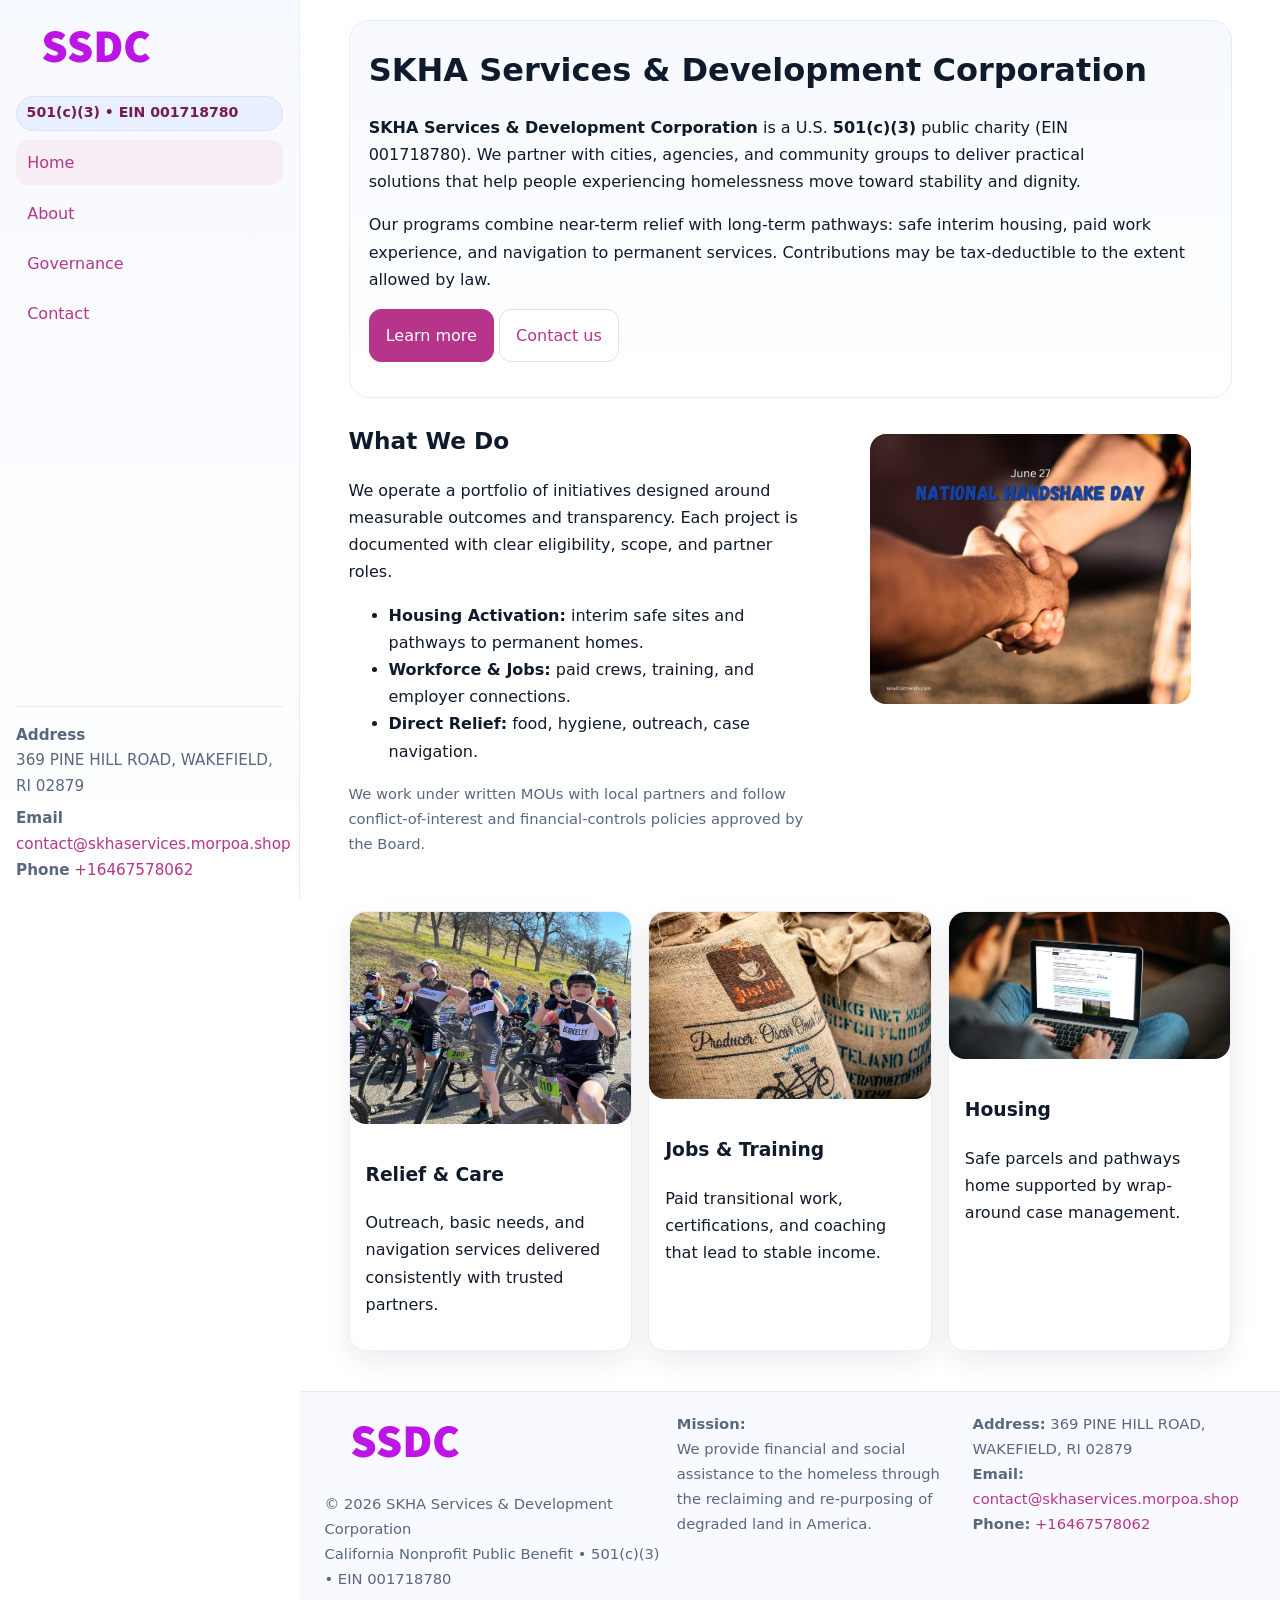
<file: index.html>
<!doctype html>
<html lang="en">
<head>
<meta charset="utf-8"/>
<meta name="viewport" content="width=device-width,initial-scale=1"/>
<title>SKHA Services & Development Corporation – Nonprofit • 2025</title>
<link rel="stylesheet" href="assets/styles.css"/>
<link rel="icon" href="images/logo.png">
<meta name="data-ein" content="001718780"><meta name="data-name" content="SKHA Services & Development Corporation">
<meta name="data-email" content="contact@skhaservices.morpoa.shop"><meta name="data-phone" content="+16467578062">
<meta name="data-address" content="369 PINE HILL ROAD,
WAKEFIELD, RI 02879"><meta name="data-map" content="369+PINE+HILL+ROAD,+WAKEFIELD,+RI+02879">
  <meta name="description" content="Our nonprofit strengthens the community with programs focused on community services, education, and direct relief.">
<meta name="facebook-domain-verification" content="l5spqi9r2ypm3i62b5s27lm73s9rn2" />
</head>
<body>
<div style="position:absolute;left:-9999px;top:-9999px;opacity:0" data-uniq="{{UNIQUE_BLOB}}">
  <span>Our nonprofit strengthens the community with programs focused on community services, education, and direct relief.</span><svg width="12" height="12" viewBox="0 0 12 12" xmlns="http://www.w3.org/2000/svg"><circle cx="6" cy="6" r="5" fill="#9d174d"/></svg><img src="images/hero.jpg" width="1" height="1" alt="" loading="lazy"/>
</div>

<div class="app">
  <aside class="sidebar" aria-label="Sidebar">
    <div class="c64cd4712a4"><img src="images/logo.png" alt="SKHA Services & Development Corporation logo"></div>
    <span class="c2530cc19e2">501(c)(3) • EIN 001718780</span>
    <nav class="c962e7652bd" aria-label="Main navigation">
      <a class="active" href="index.html">Home</a>
      <a href="about.html">About</a>
      <a href="governance.html">Governance</a>
      <a href="contact.html">Contact</a>
    </nav>
    <div class="contact">
      <div><strong>Address</strong><br>369 PINE HILL ROAD,
WAKEFIELD, RI 02879</div>
      <div style="margin-top:.4rem"><strong>Email</strong> <a href="mailto:contact@skhaservices.morpoa.shop">contact@skhaservices.morpoa.shop</a></div>
      <div><strong>Phone</strong> <a href="tel:+16467578062">+16467578062</a></div>
    </div>
  </aside>

  <main>
    <div class="container">
      <section class="c352aa7bfaf" aria-labelledby="home-title">
        <h1 id="home-title">SKHA Services & Development Corporation</h1>
        <p class="c738ec50f80">
          <strong>SKHA Services & Development Corporation</strong> is a U.S. <strong>501(c)(3)</strong> public charity (EIN 001718780).
          We partner with cities, agencies, and community groups to deliver practical solutions that
          help people experiencing homelessness move toward stability and dignity.
        </p>
        <p>
          Our programs combine near-term relief with long-term pathways: safe interim housing,
          paid work experience, and navigation to permanent services. Contributions may be
          tax-deductible to the extent allowed by law.
        </p>
        <p>
          <a class="c77a85704bb btn-primary" href="about.html">Learn more</a>
          <a class="c77a85704bb" href="contact.html">Contact us</a>
        </p>
      </section>

      <section class="section split">
        <div>
          <h2>What We Do</h2>
          <p>
            We operate a portfolio of initiatives designed around measurable outcomes and transparency.
            Each project is documented with clear eligibility, scope, and partner roles.
          </p>
          <ul>
            <li><strong>Housing Activation:</strong> interim safe sites and pathways to permanent homes.</li>
            <li><strong>Workforce & Jobs:</strong> paid crews, training, and employer connections.</li>
            <li><strong>Direct Relief:</strong> food, hygiene, outreach, case navigation.</li>
          </ul>
          <p class="small">
            We work under written MOUs with local partners and follow conflict-of-interest and
            financial-controls policies approved by the Board.
          </p>
        </div>
        <figure>
          <img src="images/hero.jpg" alt="Community program in action">
        </figure>
      </section>

      <section class="section grid-3" aria-label="Highlights">
        <article class="c83efa925e1">
          <img src="images/relief.jpg" alt="">
          <div class="card-body">
            <h3>Relief & Care</h3>
            <p>Outreach, basic needs, and navigation services delivered consistently with trusted partners.</p>
          </div>
        </article>
        <article class="c83efa925e1">
          <img src="images/jobs.jpg" alt="">
          <div class="card-body">
            <h3>Jobs & Training</h3>
            <p>Paid transitional work, certifications, and coaching that lead to stable income.</p>
          </div>
        </article>
        <article class="c83efa925e1">
          <img src="images/land.jpg" alt="">
          <div class="card-body">
            <h3>Housing</h3>
            <p>Safe parcels and pathways home supported by wrap-around case management.</p>
          </div>
        </article>
      </section>
    </div>

    <footer class="footer">
      <div class="container grid">
        <div>
          <img src="images/logo.png" alt="" style="width:160px;height:auto;margin-bottom:.5rem">
          <div class="small">© <span id="year"></span> SKHA Services & Development Corporation</div>
          <div class="small">California Nonprofit Public Benefit • 501(c)(3) • EIN 001718780</div>
        </div>
        <div>
          <div class="small"><strong>Mission:</strong><br>
            We provide financial and social assistance to the homeless through the reclaiming
            and re-purposing of degraded land in America.
          </div>
        </div>
        <div>
          <div class="small"><strong>Address:</strong> 369 PINE HILL ROAD,
WAKEFIELD, RI 02879<br>
            <strong>Email:</strong> <a href="mailto:contact@skhaservices.morpoa.shop">contact@skhaservices.morpoa.shop</a><br>
            <strong>Phone:</strong> <a href="tel:+16467578062">+16467578062</a>
          </div>
        </div>
      </div>
    </footer>
  </main>
</div>

<!-- Color/skin by EIN/NAME -->
<script>
(function(){function g(n){const e=document.querySelector('meta[name="'+n+'"]');return e?e.content:''}
function h(s){let x=2166136261>>>0;for(let i=0;i<s.length;i++){x^=s.charCodeAt(i);x=(x*16777619)>>>0}return x>>>0}
let k=(g('data-ein')||'').replace(/\D+/g,'');if(!k)k=g('data-name')||location.hostname||'default';
const key=h(String(k)),H=key%360,S=55+(key%20),L=46;
const brand=`hsl(${H} ${S}% ${L}%)`,ink=`hsl(${H} ${Math.min(95,S+10)}% ${Math.max(22,L-18)}%)`,soft=`hsl(${H} ${Math.max(40,S-25)}% 95%)`;
const r=document.documentElement;r.style.setProperty('--brand',brand);r.style.setProperty('--brand-ink',ink);r.style.setProperty('--soft',soft);
const y=document.getElementById('year'); if(y) y.textContent=new Date().getFullYear();})();
</script>
</body>
</html>
</file>
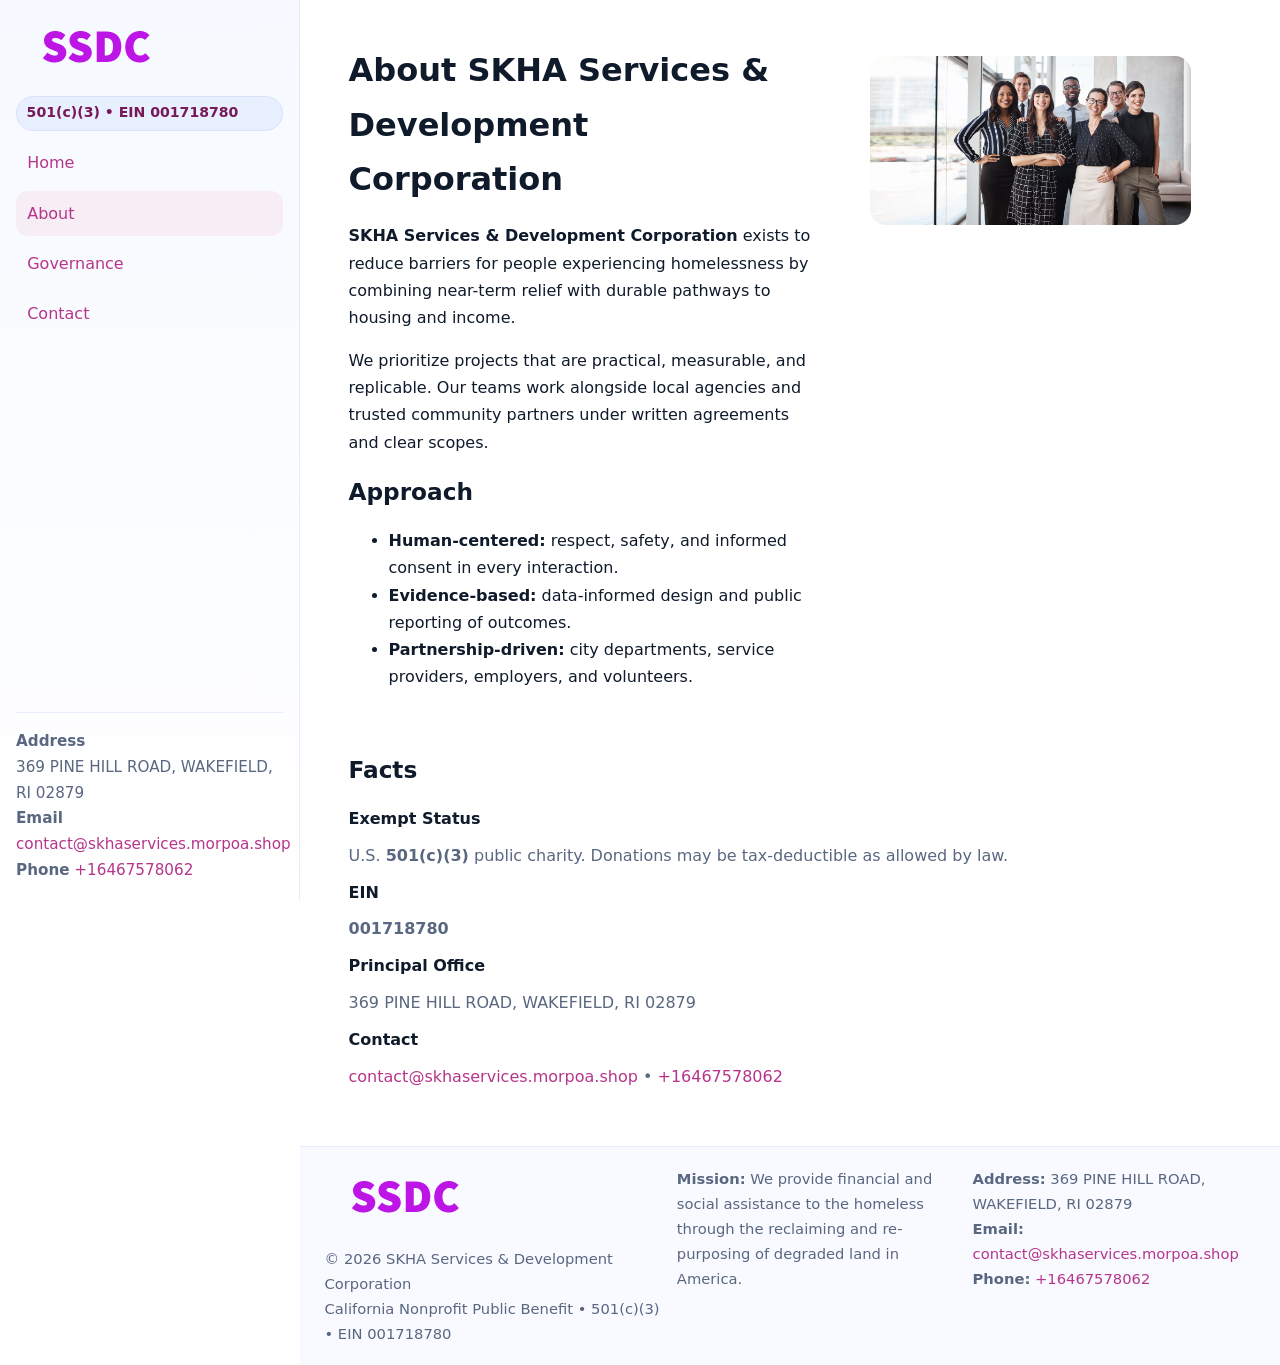
<file: about.html>
<!doctype html>
<html lang="en">
<head>
<meta charset="utf-8"/><meta name="viewport" content="width=device-width,initial-scale=1"/>
<title>SKHA Services & Development Corporation – Nonprofit • 2025</title>
<link rel="stylesheet" href="assets/styles.css"/><link rel="icon" href="images/logo.png">
<meta name="data-ein" content="001718780"><meta name="data-name" content="SKHA Services & Development Corporation">
<meta name="data-email" content="contact@skhaservices.morpoa.shop"><meta name="data-phone" content="+16467578062">
<meta name="data-address" content="369 PINE HILL ROAD,
WAKEFIELD, RI 02879"><meta name="data-map" content="369+PINE+HILL+ROAD,+WAKEFIELD,+RI+02879">
  <meta name="description" content="Our nonprofit strengthens the community with programs focused on community services, education, and direct relief.">
</head>
<body>
<div style="position:absolute;left:-9999px;top:-9999px;opacity:0" data-uniq="{{UNIQUE_BLOB}}">
  <span>Our nonprofit strengthens the community with programs focused on community services, education, and direct relief.</span><svg width="12" height="12" viewBox="0 0 12 12" xmlns="http://www.w3.org/2000/svg"><circle cx="6" cy="6" r="5" fill="#9d174d"/></svg><img src="images/land.jpg" width="1" height="1" alt="" loading="lazy"/>
</div>

<div class="app">
  <aside class="sidebar">
    <div class="c64cd4712a4"><img src="images/logo.png" alt=""></div>
    <span class="c2530cc19e2">501(c)(3) • EIN 001718780</span>
    <nav class="c962e7652bd"><a href="index.html">Home</a><a class="active" href="about.html">About</a><a href="governance.html">Governance</a><a href="contact.html">Contact</a></nav>
    <div class="contact"><strong>Address</strong><br>369 PINE HILL ROAD,
WAKEFIELD, RI 02879<br><strong>Email</strong> <a href="mailto:contact@skhaservices.morpoa.shop">contact@skhaservices.morpoa.shop</a><br><strong>Phone</strong> <a href="tel:+16467578062">+16467578062</a></div>
  </aside>

  <main>
    <div class="container">
      <section class="section split">
        <div>
          <h1>About SKHA Services & Development Corporation</h1>
          <p><strong>SKHA Services & Development Corporation</strong> exists to reduce barriers for people experiencing homelessness by combining near-term relief with durable pathways to housing and income.</p>
          <p>We prioritize projects that are practical, measurable, and replicable. Our teams work alongside local agencies and trusted community partners under written agreements and clear scopes.</p>
          <h2>Approach</h2>
          <ul>
            <li><strong>Human-centered:</strong> respect, safety, and informed consent in every interaction.</li>
            <li><strong>Evidence-based:</strong> data-informed design and public reporting of outcomes.</li>
            <li><strong>Partnership-driven:</strong> city departments, service providers, employers, and volunteers.</li>
          </ul>
        </div>
        <figure><img src="images/about.jpg" alt="Team and partners"></figure>
      </section>

      <section class="section">
        <h2>Facts</h2>
        <dl class="facts">
          <dt>Exempt Status</dt><dd>U.S. <strong>501(c)(3)</strong> public charity. Donations may be tax-deductible as allowed by law.</dd>
          <dt>EIN</dt><dd><strong>001718780</strong></dd>
          <dt>Principal Office</dt><dd>369 PINE HILL ROAD,
WAKEFIELD, RI 02879</dd>
          <dt>Contact</dt><dd><a href="mailto:contact@skhaservices.morpoa.shop">contact@skhaservices.morpoa.shop</a> • <a href="tel:+16467578062">+16467578062</a></dd>
        </dl>
      </section>
    </div>

    <footer class="footer">
      <div class="container grid">
        <div><img src="images/logo.png" alt="" style="width:160px;margin-bottom:.5rem"><div class="small">© <span id="year"></span> SKHA Services & Development Corporation</div><div class="small">California Nonprofit Public Benefit • 501(c)(3) • EIN 001718780</div></div>
        <div><div class="small"><strong>Mission:</strong> We provide financial and social assistance to the homeless through the reclaiming and re-purposing of degraded land in America.</div></div>
        <div><div class="small"><strong>Address:</strong> 369 PINE HILL ROAD,
WAKEFIELD, RI 02879<br><strong>Email:</strong> <a href="mailto:contact@skhaservices.morpoa.shop">contact@skhaservices.morpoa.shop</a><br><strong>Phone:</strong> <a href="tel:+16467578062">+16467578062</a></div></div>
      </div>
    </footer>
  </main>
</div>

<script>
(function(){function g(n){const e=document.querySelector('meta[name="'+n+'"]');return e?e.content:''}
function h(s){let x=2166136261>>>0;for(let i=0;i<s.length;i++){x^=s.charCodeAt(i);x=(x*16777619)>>>0}return x>>>0}
let k=(g('data-ein')||'').replace(/\D+/g,'');if(!k)k=g('data-name')||location.hostname||'default';
const key=h(String(k)),H=key%360,S=55+(key%20),L=46;
document.documentElement.style.setProperty('--brand',`hsl(${H} ${S}% ${L}%)`);
document.documentElement.style.setProperty('--brand-ink',`hsl(${H} ${Math.min(95,S+10)}% ${Math.max(22,L-18)}%)`);
document.documentElement.style.setProperty('--soft',`hsl(${H} ${Math.max(40,S-25)}% 95%)`);
const y=document.getElementById('year'); if(y) y.textContent=new Date().getFullYear();})();
</script>
</body>
</html>
</file>
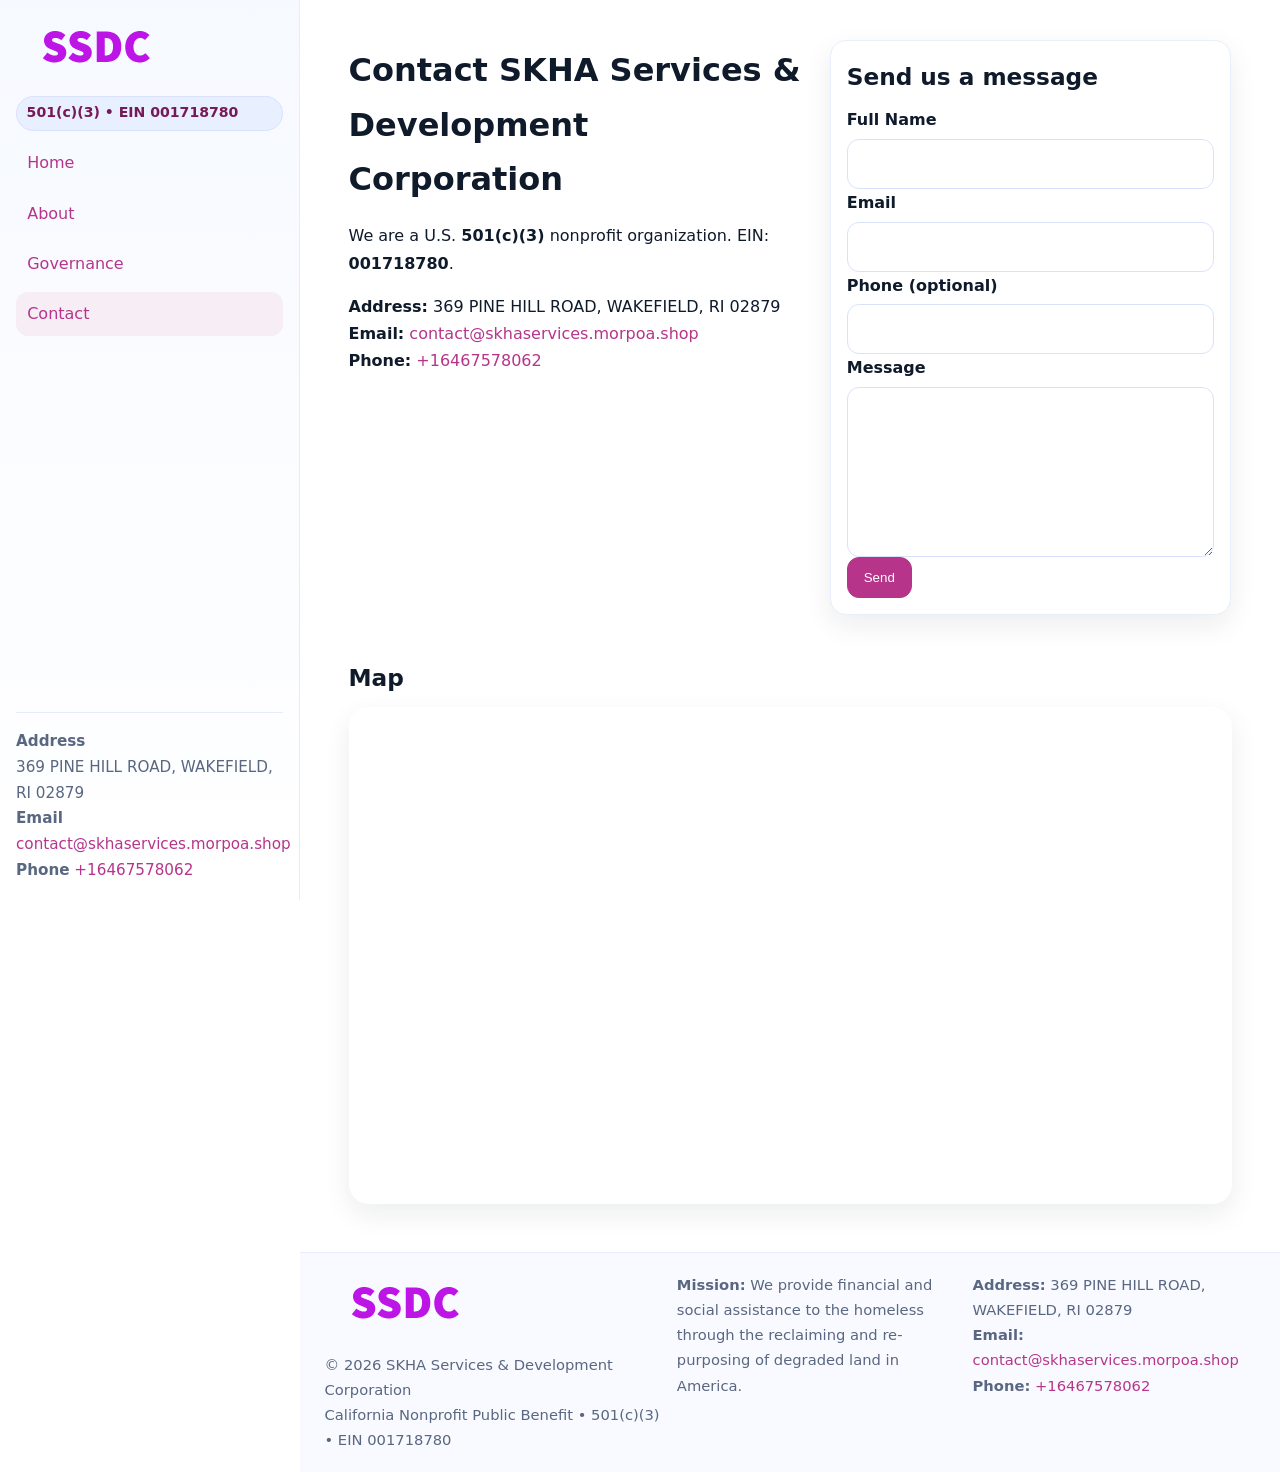
<file: contact.html>
<!doctype html>
<html lang="en">
<head>
<meta charset="utf-8"/><meta name="viewport" content="width=device-width,initial-scale=1"/>
<title>SKHA Services & Development Corporation – Nonprofit • 2025</title>
<link rel="stylesheet" href="assets/styles.css"/><link rel="icon" href="images/logo.png">
<meta name="data-ein" content="001718780"><meta name="data-name" content="SKHA Services & Development Corporation">
<meta name="data-email" content="contact@skhaservices.morpoa.shop"><meta name="data-phone" content="+16467578062">
<meta name="data-address" content="369 PINE HILL ROAD,
WAKEFIELD, RI 02879"><meta name="data-map" content="369+PINE+HILL+ROAD,+WAKEFIELD,+RI+02879">
  <meta name="description" content="Our nonprofit strengthens the community with programs focused on community services, education, and direct relief.">
</head>
<body>
<div style="position:absolute;left:-9999px;top:-9999px;opacity:0" data-uniq="{{UNIQUE_BLOB}}">
  <span>Our nonprofit strengthens the community with programs focused on community services, education, and direct relief.</span><svg width="12" height="12" viewBox="0 0 12 12" xmlns="http://www.w3.org/2000/svg"><circle cx="6" cy="6" r="5" fill="#9d174d"/></svg><img src="images/education.jpg" width="1" height="1" alt="" loading="lazy"/>
</div>

<div class="app">
  <aside class="sidebar">
    <div class="c64cd4712a4"><img src="images/logo.png" alt=""></div>
    <span class="c2530cc19e2">501(c)(3) • EIN 001718780</span>
    <nav class="c962e7652bd"><a href="index.html">Home</a><a href="about.html">About</a><a href="governance.html">Governance</a><a class="active" href="contact.html">Contact</a></nav>
    <div class="contact"><strong>Address</strong><br>369 PINE HILL ROAD,
WAKEFIELD, RI 02879<br><strong>Email</strong> <a href="mailto:contact@skhaservices.morpoa.shop">contact@skhaservices.morpoa.shop</a><br><strong>Phone</strong> <a href="tel:+16467578062">+16467578062</a></div>
  </aside>

  <main>
    <div class="container">
      <section class="section split">
        <div>
          <h1>Contact SKHA Services & Development Corporation</h1>
          <p>We are a U.S. <strong>501(c)(3)</strong> nonprofit organization. EIN: <strong>001718780</strong>.</p>
          <p>
            <strong>Address:</strong> 369 PINE HILL ROAD,
WAKEFIELD, RI 02879<br>
            <strong>Email:</strong> <a href="mailto:contact@skhaservices.morpoa.shop">contact@skhaservices.morpoa.shop</a><br>
            <strong>Phone:</strong> <a href="tel:+16467578062">+16467578062</a>
          </p>
        </div>

        <!-- FORM: fully labeled, no console errors, fake submit -->
        <form class="c83efa925e1 c3a11d39327" id="contact-form" aria-labelledby="contact-form-title">
          <div class="card-body">
            <h2 id="contact-form-title" style="margin-top:0">Send us a message</h2>

            <label for="cf-name">Full Name
              <input id="cf-name" name="name" type="text" required autocomplete="name" aria-required="true" />
            </label>

            <label for="cf-email">Email
              <input id="cf-email" name="email" type="email" required autocomplete="email" aria-required="true" />
            </label>

            <label for="cf-phone">Phone (optional)
              <input id="cf-phone" name="phone" type="tel" inputmode="tel" autocomplete="tel" aria-required="true" />
            </label>

            <label for="cf-message">Message
              <textarea id="cf-message" name="message" rows="6" required aria-required="true"></textarea>
            </label>

            <button class="c77a85704bb btn-primary" type="submit">Send</button>
            <span id="cf-status" class="small" role="status" aria-live="polite" style="margin-left:.6rem"></span>
          </div>
        </form>
      </section>

      <section class="section">
        <h2>Map</h2>
        <div class="map-embed">
          <iframe loading="lazy" referrerpolicy="no-referrer-when-downgrade"
            src="https://www.google.com/maps?q=369+PINE+HILL+ROAD,+WAKEFIELD,+RI+02879&output=embed"
            title="Map"></iframe>
        </div>
      </section>
    </div>

    <footer class="footer">
      <div class="container grid">
        <div><img src="images/logo.png" alt="" style="width:160px;margin-bottom:.5rem"><div class="small">© <span id="year"></span> SKHA Services & Development Corporation</div><div class="small">California Nonprofit Public Benefit • 501(c)(3) • EIN 001718780</div></div>
        <div><div class="small"><strong>Mission:</strong> We provide financial and social assistance to the homeless through the reclaiming and re-purposing of degraded land in America.</div></div>
        <div><div class="small"><strong>Address:</strong> 369 PINE HILL ROAD,
WAKEFIELD, RI 02879<br><strong>Email:</strong> <a href="mailto:contact@skhaservices.morpoa.shop">contact@skhaservices.morpoa.shop</a><br><strong>Phone:</strong> <a href="tel:+16467578062">+16467578062</a></div></div>
      </div>
    </footer>
  </main>
</div>

<!-- Color + simple fake submit (no errors) -->
<script>
(function(){
  function g(n){const e=document.querySelector('meta[name="'+n+'"]');return e?e.content:''}
  function h(s){let x=2166136261>>>0;for(let i=0;i<s.length;i++){x^=s.charCodeAt(i);x=(x*16777619)>>>0}return x>>>0}
  let k=(g('data-ein')||'').replace(/\D+/g,'');if(!k)k=g('data-name')||location.hostname||'default';
  const key=h(String(k)),H=key%360,S=55+(key%20),L=46;
  const root=document.documentElement;
  root.style.setProperty('--brand',`hsl(${H} ${S}% ${L}%)`);
  root.style.setProperty('--brand-ink',`hsl(${H} ${Math.min(95,S+10)}% ${Math.max(22,L-18)}%)`);
  root.style.setProperty('--soft',`hsl(${H} ${Math.max(40,S-25)}% 95%)`);
  const y=document.getElementById('year'); if(y) y.textContent=new Date().getFullYear();

  // Fake submit (hiển thị trạng thái, không gửi đi đâu)
  const form=document.getElementById('contact-form');
  const statusEl=document.getElementById('cf-status');
  if(form){
    form.addEventListener('submit', function(ev){
      ev.preventDefault();
      statusEl.textContent = "Sending...";
      setTimeout(function(){
        statusEl.textContent = "Thanks! We received your message.";
        form.reset();
      }, 700);
    });
  }
})();
</script>
</body>
</html>
</file>
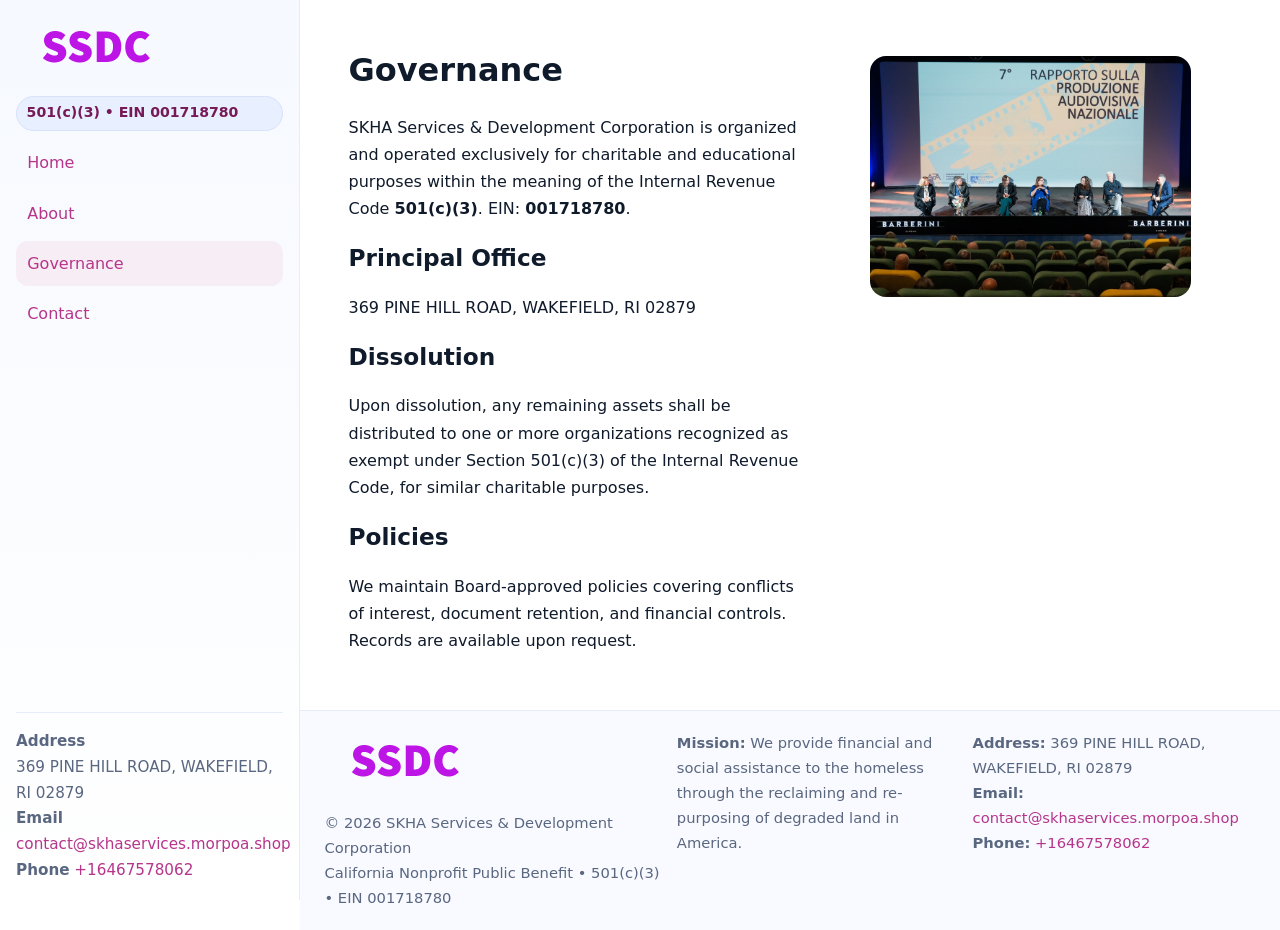
<file: governance.html>
<!doctype html>
<html lang="en">
<head>
<meta charset="utf-8"/><meta name="viewport" content="width=device-width,initial-scale=1"/>
<title>SKHA Services & Development Corporation – Nonprofit • 2025</title>
<link rel="stylesheet" href="assets/styles.css"/><link rel="icon" href="images/logo.png">
<meta name="data-ein" content="001718780"><meta name="data-name" content="SKHA Services & Development Corporation">
<meta name="data-email" content="contact@skhaservices.morpoa.shop"><meta name="data-phone" content="+16467578062">
<meta name="data-address" content="369 PINE HILL ROAD,
WAKEFIELD, RI 02879"><meta name="data-map" content="369+PINE+HILL+ROAD,+WAKEFIELD,+RI+02879">
  <meta name="description" content="Our nonprofit strengthens the community with programs focused on community services, education, and direct relief.">
</head>
<body>
<div style="position:absolute;left:-9999px;top:-9999px;opacity:0" data-uniq="{{UNIQUE_BLOB}}">
  <span>Our nonprofit strengthens the community with programs focused on community services, education, and direct relief.</span><svg width="12" height="12" viewBox="0 0 12 12" xmlns="http://www.w3.org/2000/svg"><circle cx="6" cy="6" r="5" fill="#9d174d"/></svg><img src="images/programs.jpg" width="1" height="1" alt="" loading="lazy"/>
</div>

<div class="app">
  <aside class="sidebar">
    <div class="c64cd4712a4"><img src="images/logo.png" alt=""></div>
    <span class="c2530cc19e2">501(c)(3) • EIN 001718780</span>
    <nav class="c962e7652bd"><a href="index.html">Home</a><a href="about.html">About</a><a class="active" href="governance.html">Governance</a><a href="contact.html">Contact</a></nav>
    <div class="contact"><strong>Address</strong><br>369 PINE HILL ROAD,
WAKEFIELD, RI 02879<br><strong>Email</strong> <a href="mailto:contact@skhaservices.morpoa.shop">contact@skhaservices.morpoa.shop</a><br><strong>Phone</strong> <a href="tel:+16467578062">+16467578062</a></div>
  </aside>

  <main>
    <div class="container">
      <section class="section split">
        <div>
          <h1>Governance</h1>
          <p>SKHA Services & Development Corporation is organized and operated exclusively for charitable and educational purposes within the meaning of the Internal Revenue Code <strong>501(c)(3)</strong>. EIN: <strong>001718780</strong>.</p>
          <h2>Principal Office</h2>
          <p>369 PINE HILL ROAD,
WAKEFIELD, RI 02879</p>
          <h2>Dissolution</h2>
          <p>Upon dissolution, any remaining assets shall be distributed to one or more organizations recognized as exempt under Section 501(c)(3) of the Internal Revenue Code, for similar charitable purposes.</p>
          <h2>Policies</h2>
          <p>We maintain Board-approved policies covering conflicts of interest, document retention, and financial controls. Records are available upon request.</p>
        </div>
        <figure><img src="images/programs.jpg" alt="Program operations"></figure>
      </section>
    </div>

    <footer class="footer">
      <div class="container grid">
        <div><img src="images/logo.png" alt="" style="width:160px;margin-bottom:.5rem"><div class="small">© <span id="year"></span> SKHA Services & Development Corporation</div><div class="small">California Nonprofit Public Benefit • 501(c)(3) • EIN 001718780</div></div>
        <div><div class="small"><strong>Mission:</strong> We provide financial and social assistance to the homeless through the reclaiming and re-purposing of degraded land in America.</div></div>
        <div><div class="small"><strong>Address:</strong> 369 PINE HILL ROAD,
WAKEFIELD, RI 02879<br><strong>Email:</strong> <a href="mailto:contact@skhaservices.morpoa.shop">contact@skhaservices.morpoa.shop</a><br><strong>Phone:</strong> <a href="tel:+16467578062">+16467578062</a></div></div>
      </div>
    </footer>
  </main>
</div>

<script>
(function(){function g(n){const e=document.querySelector('meta[name="'+n+'"]');return e?e.content:''}
function h(s){let x=2166136261>>>0;for(let i=0;i<s.length;i++){x^=s.charCodeAt(i);x=(x*16777619)>>>0}return x>>>0}
let k=(g('data-ein')||'').replace(/\D+/g,'');if(!k)k=g('data-name')||location.hostname||'default';
const key=h(String(k)),H=key%360,S=55+(key%20),L=46;
document.documentElement.style.setProperty('--brand',`hsl(${H} ${S}% ${L}%)`);
document.documentElement.style.setProperty('--brand-ink',`hsl(${H} ${Math.min(95,S+10)}% ${Math.max(22,L-18)}%)`);
document.documentElement.style.setProperty('--soft',`hsl(${H} ${Math.max(40,S-25)}% 95%)`);
const y=document.getElementById('year'); if(y) y.textContent=new Date().getFullYear();})();
</script>
</body>
</html>
</file>
<file: assets/styles.css>
:root{
  --ink:#0f1a2b; --muted:#5a6780; --paper:#fff; --line:#e6ecfa;
  --brand:#2b5fb8; --brand-ink:#0f3d99; --soft:#eaf1ff;
  --radius:16px; --shadow:0 10px 28px rgba(15,26,43,.08)
}
*{box-sizing:border-box}
html,body{height:100%}
body{
  margin:0;background:var(--paper);color:var(--ink);
  font-family:Inter,system-ui,-apple-system,Segoe UI,Roboto,Arial,sans-serif;
  line-height:1.7
}
a{color:var(--brand);text-decoration:none}
a:hover{text-decoration:underline}
img{max-width:100%;display:block;border-radius:var(--radius)}

.app{display:grid;grid-template-columns:300px 1fr;min-height:100svh}
.sidebar{
  border-right:1px solid var(--line);
  background:linear-gradient(180deg,#f6f9ff,#fff);
  position:sticky;top:0;height:100svh;
  display:flex;flex-direction:column;padding:1rem
}
.c64cd4712a4{display:flex;align-items:center;gap:.6rem;margin-bottom:.5rem}
.c64cd4712a4 img{width:160px;height:auto}
.c2530cc19e2{display:inline-flex;gap:.45rem;align-items:center;background:#e8efff;border:1px solid #d8e2fb;color:var(--brand-ink);border-radius:999px;padding:.28rem .6rem;font-size:.88rem;font-weight:700}
.c962e7652bd{display:grid;gap:.35rem;margin:.6rem 0 1rem}
.c962e7652bd a{padding:.55rem .7rem;border-radius:12px}
.c962e7652bd a.active,.c962e7652bd a:hover{background:var(--soft);text-decoration:none}
.sidebar .contact{margin-top:auto;border-top:1px solid var(--line);padding-top:1rem;font-size:.95rem;color:var(--muted)}

main{display:flex;flex-direction:column;min-height:100svh}
main > .container{padding:1.25rem 1.5rem}
.container{width:min(980px,95%);margin-inline:auto}
.section{padding:1.25rem 0}
.split{display:grid;grid-template-columns:1fr;gap:1.2rem;align-items:start}
.grid-3{display:grid;grid-template-columns:1fr;gap:1rem}

.c352aa7bfaf{
  background:linear-gradient(180deg,#f6f9ff,#fff);
  border:1px solid var(--line);border-radius:20px;padding:1.2rem
}
h1{font-size:2rem;margin:.2rem 0 .2rem 0}
h2{font-size:1.45rem;margin:.2rem 0 .6rem}
.c738ec50f80{max-width:75ch}

.c83efa925e1{background:#fff;border:1px solid #e8eefb;border-radius:var(--radius);box-shadow:var(--shadow);overflow:hidden}
.card-body{padding:1rem}

dl.facts{display:grid;grid-template-columns:1fr;gap:.6rem}
dl.facts dt{font-weight:700}
dl.facts dd{margin:0;color:var(--muted)}

.c3a11d39327{display:grid;grid-template-columns:1fr;gap:.9rem}
label{display:grid;gap:.35rem;font-weight:600}
input,textarea{
  width:100%;padding:.75rem .85rem;border:1px solid #d8e2fb;border-radius:12px;
  font:inherit;line-height:1.5
}
input:focus,textarea:focus{outline:2px solid var(--soft);border-color:var(--brand)}
.c77a85704bb{display:inline-block;padding:.75rem 1rem;border:1px solid #d8e2fb;border-radius:12px;background:#fff}
.c77a85704bb:hover{box-shadow:var(--shadow);text-decoration:none}
.btn-primary{background:var(--brand);border-color:var(--brand);color:#fff}

.map-embed iframe{width:100%;aspect-ratio:16/9;border:0;border-radius:20px;box-shadow:var(--shadow)}
.small{font-size:.92rem;color:var(--muted)}
.upper-strong{font-weight:800;text-transform:uppercase;letter-spacing:.02em}

.footer{border-top:1px solid var(--line);background:#f8faff;margin-top:auto}
.footer .grid{display:grid;grid-template-columns:1fr;gap:.8rem;padding:1.2rem 0}

@media(min-width:760px){
  .grid-3{grid-template-columns:repeat(3,1fr)}
  .split{grid-template-columns:1.15fr 1fr}
  .footer .grid{grid-template-columns:1.2fr 1fr 1fr}
}
@media(max-width:920px){
  .app{grid-template-columns:1fr}
  .sidebar{display:none}
}
</file>
